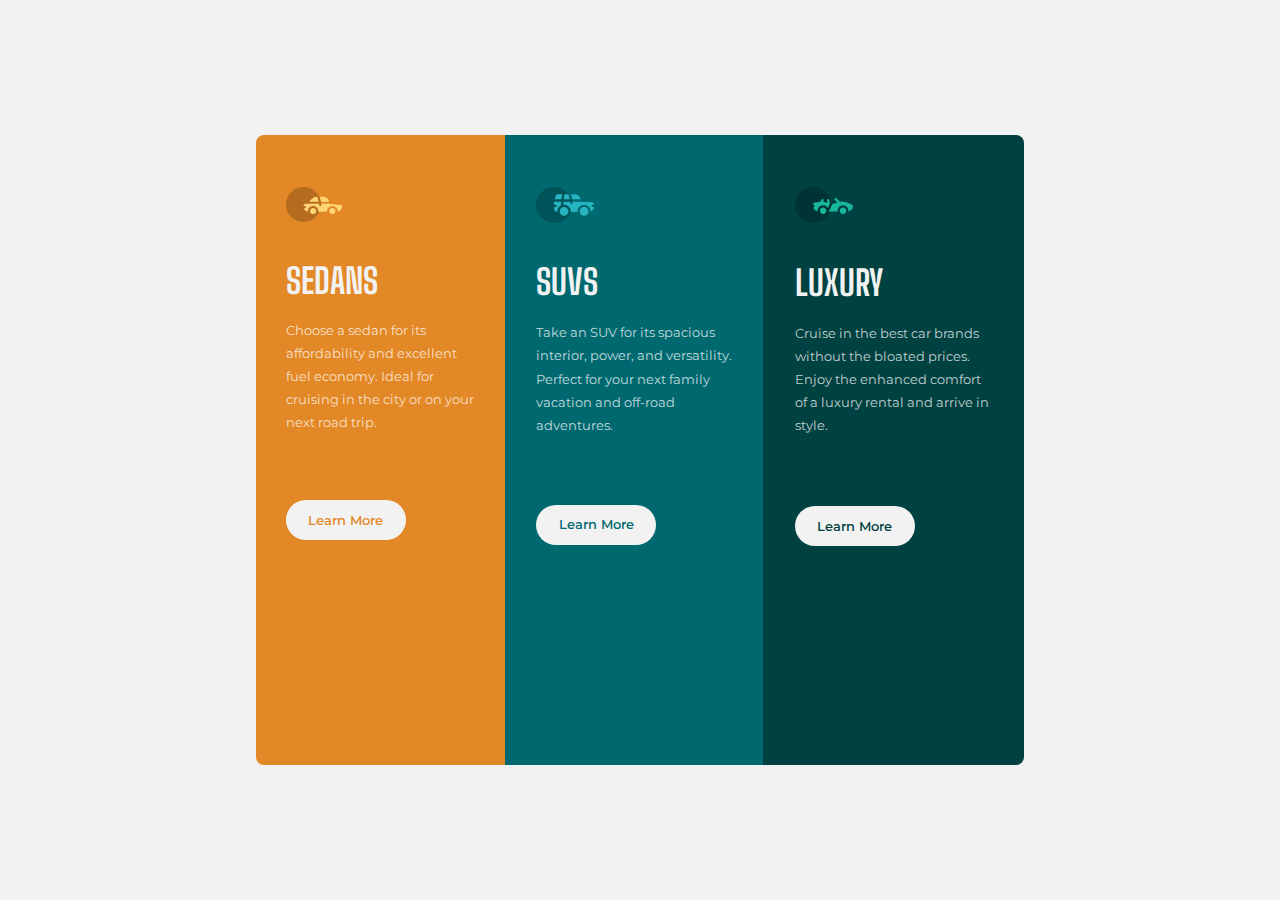
<file: Car-Feature-Cards/index.html>
<!DOCTYPE html>
<html lang="en">
<head>
    <link rel="preconnect" href="https://fonts.googleapis.com">
    <link rel="preconnect" href="https://fonts.gstatic.com" crossorigin>
    <link href="https://fonts.googleapis.com/css2?family=Fraunces:ital,opsz,wght@0,9..144,100..900;1,9..144,100..900&family=Kumbh+Sans:wght@100..900&family=Lexend+Deca:wght@100..900&family=Montserrat:ital,wght@0,100..900;1,100..900&display=swap" rel="stylesheet">
    <link href="https://fonts.googleapis.com/css2?family=Big+Shoulders:opsz,wght@10..72,100..900&family=Fraunces:ital,opsz,wght@0,9..144,100..900;1,9..144,100..900&family=Kumbh+Sans:wght@100..900&family=Lexend+Deca:wght@100..900&family=Montserrat:ital,wght@0,100..900;1,100..900&display=swap" rel="stylesheet">

    <meta charset="UTF-8">
    <meta name="viewport" content="width=device-width, initial-scale=1.0">
    <link rel="stylesheet" href="style.css">
    <title>Car Feature Cards</title>
</head>
<body>
    <div class="featurecards">
        <div class="left">
            <svg id="orange" class="svg"></svg>
            <div class="feature">SEDANS</div>
            <p class="definition">Choose a sedan for its affordability and excellent fuel economy. Ideal for cruising in the city or on your next road trip.</p>
            <div class="button">
                <button type="button">Learn More</button>
            </div>
        </div>
        <div class="middle">
            <svg id="blue" class="svg"></svg>
            <div class="feature">SUVS</div>
            <p class="definition">Take an SUV for its spacious interior, power, and versatility. Perfect for your next family vacation and off-road adventures.</p>
            <div class="button">
                <button type="button">Learn More</button>
            </div>
        </div>
        <div class="right">
            <svg id="green" class="svg"></svg>
            <div class="feature">LUXURY</div>
            <p class="definition">Cruise in the best car brands without the bloated prices. Enjoy the enhanced comfort of a luxury rental and arrive in style.</p>
            <div class="button">
                <button type="button">Learn More</button>
            </div>
        </div>
    </div>
    
</body>
</html>
</file>
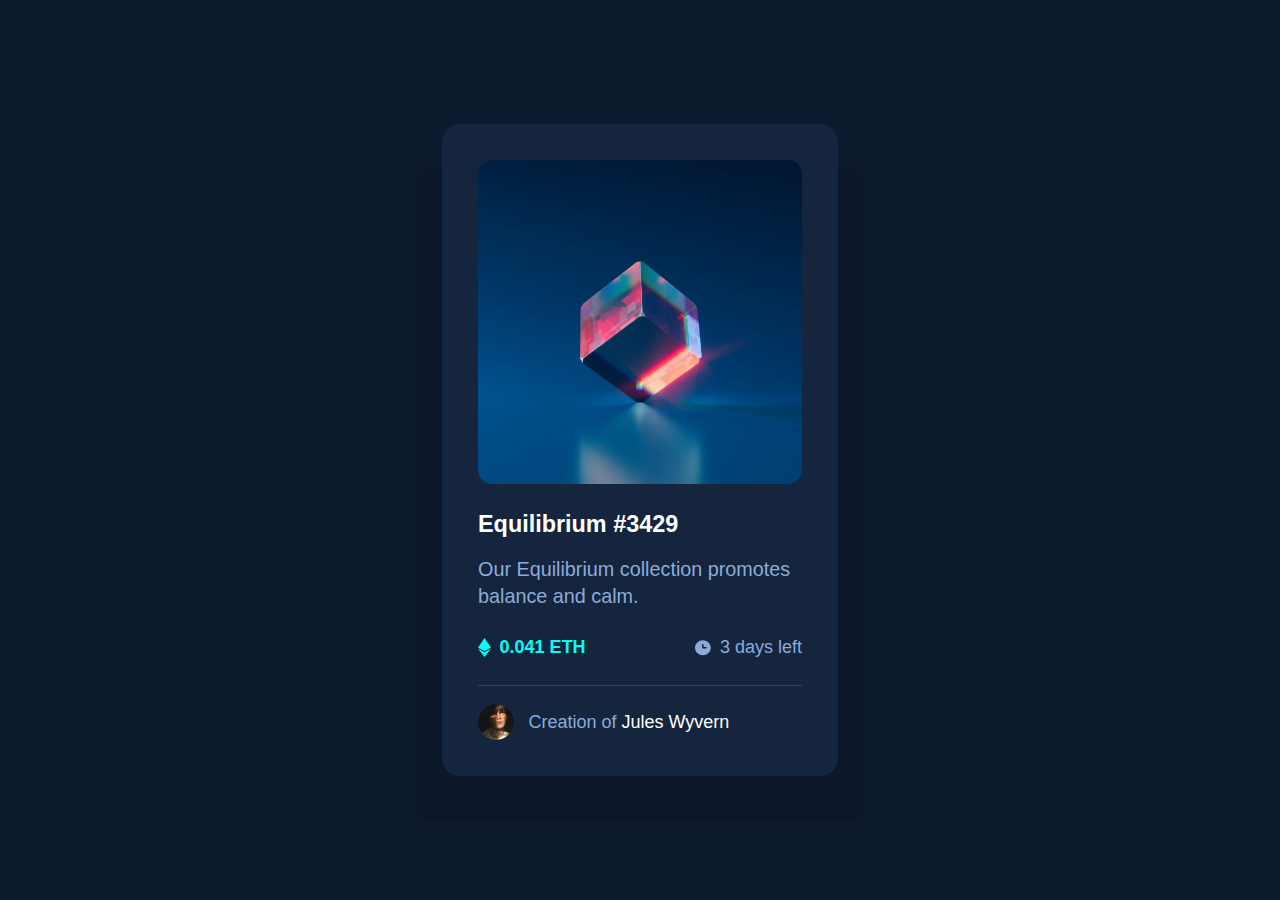
<file: NFT-Preview/index.html>
<!DOCTYPE html>
<html lang="en">
<head>
  <meta charset="UTF-8" />
  <meta name="viewport" content="width=device-width, initial-scale=1" />
  <title>NFT Card Preview</title>
  <link rel="stylesheet" href="style.css">
</head>
<body>

  <div class="card">
    <div class="img">
      <img src="image-equilibrium.jpg" alt="NFT" class="main">
      <div class="overlay">
        <img src="icon-view.svg" alt="view icon" class="eye">
      </div>
    </div>

    <h1>Equilibrium #3429</h1>
    <p>Our Equilibrium collection promotes balance and calm.</p>

    <div class="meta">
      <div class="price">
        <img src="icon-ethereum.svg" alt="ETH icon" class="eth-icon">0.041 ETH
      </div>
      <div class="time">
        <div class="icon"></div>
        3 days left
      </div>
    </div>  

    <div class="creator">
      <img src="image-avatar.png" alt="Avatar">
      <span>Creation of <a href="#">Jules Wyvern</a></span>
    </div>
  </div>

</body>
</html>
</file>
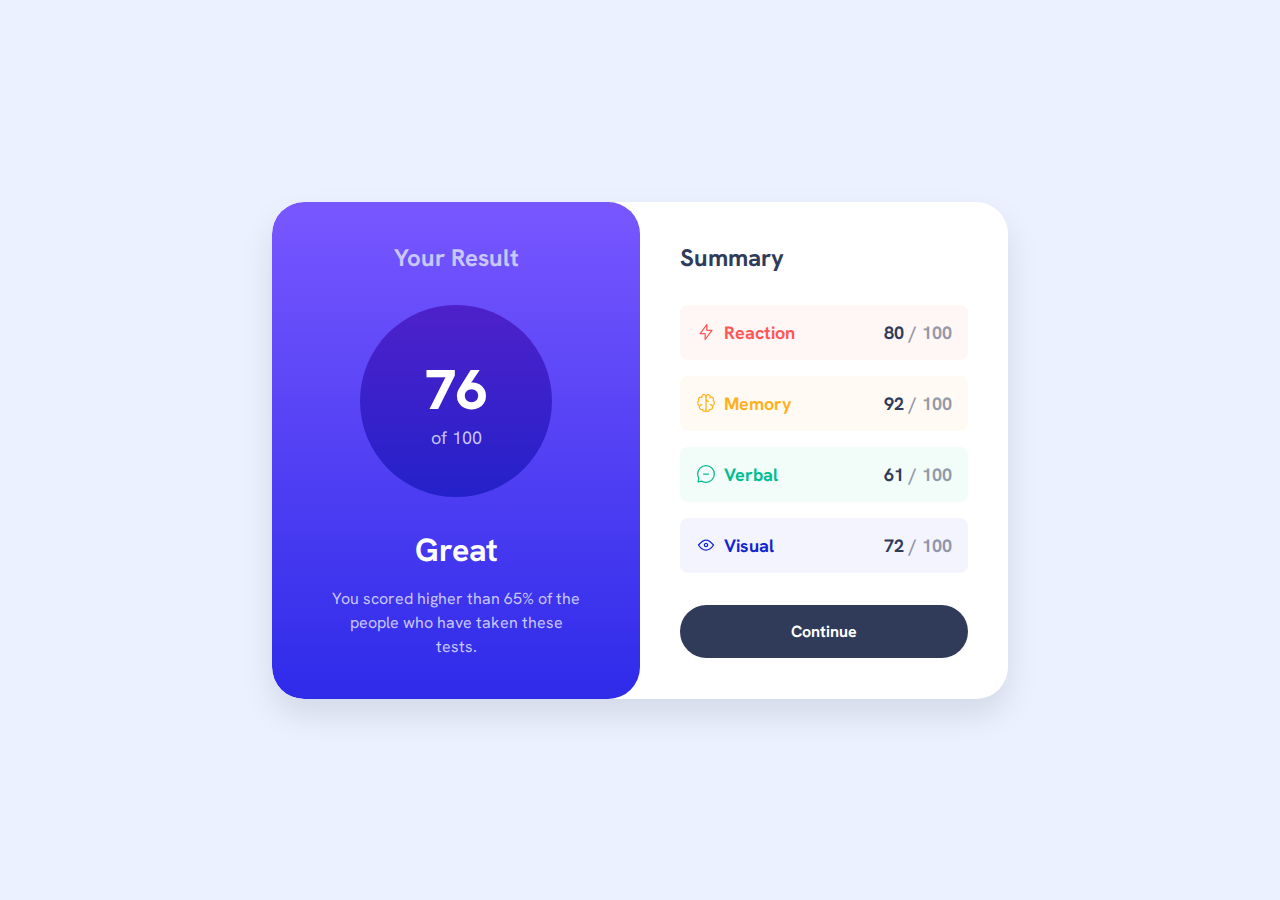
<file: Results-Summary/index.html>
<!DOCTYPE html>
<html lang="en">
<head>
  <meta charset="UTF-8">
  <meta name="viewport" content="width=device-width, initial-scale=1.0">
  <link rel="preconnect" href="https://fonts.googleapis.com">
  <link rel="preconnect" href="https://fonts.gstatic.com" crossorigin>
  <link href="https://fonts.googleapis.com/css2?family=Big+Shoulders:opsz,wght@10..72,100..900&family=Fraunces:ital,opsz,wght@0,9..144,100..900;1,9..144,100..900&family=Hanken+Grotesk:ital,wght@0,100..900;1,100..900&family=Kumbh+Sans:wght@100..900&family=Lexend+Deca:wght@100..900&family=Montserrat:ital,wght@0,100..900;1,100..900&family=Roboto:ital,wght@0,100..900;1,100..900&display=swap" rel="stylesheet">
  <title>Results Summary</title>
  <link rel="stylesheet" href="style.css">
</head>
<body>
  <div class="card">
    <div class="result-box">
      <h2 class="result-title">Your Result</h2>
      <div class="circle">
        <div class="score">76</div>
        <div class="">of 100</div>
      </div>
      <div class="rating">Great</div>
      <p class="description">
        You scored higher than 65% of the people who have taken these tests.
      </p>
    </div>
    
    <div class="summary-box">
      <h2 class="summary-title">Summary</h2>
      
      <div class="category reaction">
        <div class="category-name">
          <img src="icon-reaction.svg" alt="reaction icon">
          Reaction
        </div>
        <div class="category-score">80 <span>/ 100</span></div>
      </div>
      
      <div class="category memory">
        <div class="category-name">
          <img src="icon-memory.svg" alt="memory icon">
          Memory
        </div>
        <div class="category-score">92 <span>/ 100</span></div>
      </div>
      
      <div class="category verbal">
        <div class="category-name">
          <img src="icon-verbal.svg" alt="verbal icon">
          Verbal
        </div>
        <div class="category-score">61 <span>/ 100</span></div>
      </div>
      
      <div class="category visual">
        <div class="category-name">
          <img src="icon-visual.svg" alt="visual icon">
          Visual
        </div>
        <div class="category-score">72 <span>/ 100</span></div>
      </div>
      
      <button class="continue-button">Continue</button>
    </div>
  </div>

</body>
</html>
</file>
<file: Car-Feature-Cards/style.css>
* {
    margin: 0;
    padding: 0;
    box-sizing: border-box;
    font-size: 1vw;
    font-family: "Montserrat", sans-serif;
}
body {
    display: flex;
    justify-content: center;
    align-items: center;
    height: 100vh;
    background-color: rgb(242, 242, 242);
}
.featurecards {
    width: 60%;
    height: 70%;
    display: flex;
    border-radius: 8px;
    overflow: hidden;
}
.left {
    background-color: rgb(227, 136, 38);
}
.middle {
    background-color: rgb(0, 105, 112);
}
.right {
    background-color: rgb(0, 66, 65);
}
.svg, .feature, .definition, .button {
    margin-left: 12%;
}
.svg {
    width: 22.4%;
    height: 14%;
    background-repeat: no-repeat;
    background-position: center;
    background-size: contain;
    margin-top: 10%;
}
#orange { background-image: url("icon-sedans.svg"); }
#blue { background-image: url("icon-suvs.svg"); }
#green { background-image: url("icon-luxury.svg"); }
.feature {
    font-weight: 600;
    font-size: 2.7rem;
    font-family: "Big Shoulders", sans-serif;
    color: rgb(242, 242, 242);
    margin-top: 6%;
    line-height: 2.3rem;
}
.definition {
    color: rgba(255, 255, 255, 0.75);
    font-size: 1.05rem;
    line-height: 1.8rem;
    margin-right: 12%;
    margin-top: 9.5%;
}
button {
    display: inline-block;
    cursor: pointer;
    border: none;
    border-radius: 100px;
    text-align: center;
    width: 9.375rem;
    height: 3.125rem;
    font-weight: 550;
    background-color: rgb(242, 242, 242);
    margin-top: 30%;
}
.left button { color: rgb(227, 136, 38); }
.middle button { color: rgb(0, 105, 112); }
.right button { color: rgb(0, 66, 65); }
button:hover {
    border: 2px solid rgb(242, 242, 242);
    color: rgb(242, 242, 242);
    background-color: transparent;
}

.left button:hover {
    background-color: rgb(227, 136, 38);
}

.middle button:hover {
    background-color: rgb(0, 105, 112);
}

.right button:hover {
    background-color: rgb(0, 66, 65);
}
</file>
<file: NFT-Preview/style.css>
* {
  margin: 0;
  padding: 0;
  box-sizing: border-box;
  font-size: 18px;
}
body {
  font-family: 'Arial', sans-serif;
  background-color: rgb(13, 26, 45);
  color: rgb(255, 255, 255);
  display: flex;
  justify-content: center;
  align-items: center;
  min-height: 100vh;
}
.card {
  background-color: rgb(20, 37, 61);
  border-radius: 1rem;
  padding: 2rem;
  width: 100%;
  max-width: 22rem;
  text-align: center;
  box-shadow: 1.5rem 2.5rem rgb(12, 23, 41), -1.5rem 2.5rem rgb(12, 23, 41);
  /*diğer gölgeyi yapamadım :(*/
}
.card h1 {
  font-size: 1.3rem;
  font-weight: 600;
  margin: 1rem 0;
  text-align: left;
}
.card p {
  font-size: 1.1rem;
  color: rgb(139, 172, 218);
  line-height: 1.5rem;
  text-align: left;
}
.img {
  position: relative;
}
.card img.main {
  width: 100%;
  border-radius: 0.8rem;
  margin-bottom: 1.5rem;
  display: block;
}
.overlay {
  position: absolute;
  inset: 0;
  display: flex;
  justify-content: center;
  align-items: center;
  background-color: rgba(0, 255, 247, 0.5);
  opacity: 0;
  border-radius: 0.8rem;
  transition: opacity 0.3s;
}
.overlay:hover {
  cursor: pointer;
}
.img:hover .overlay {
  opacity: 1;
}
.overlay .eye {
  width: 3rem;
  height: 3rem;
}
.meta {
  display: flex;
  justify-content: space-between;
  align-items: center;
  margin: 1.5rem 0;
  font-size: 1.1rem;
}
.price,
.time {
  display: flex;
  align-items: center;
  gap: 0.4rem;
}
.meta .price {
  color: rgb(0, 255, 247);
  font-weight: bold;
}
.meta .time {
  color: rgb(139, 172, 218);
}
.eth-icon {
  width: 0.7rem;
  height: 1.1rem;
  margin-right: 0.1rem;
}
.icon {
  width: 1.1rem;
  height: 1.1rem;
  background-image: url("icon-clock.svg");
  background-size: cover;
  display: inline-block;
}
.creator {
  display: flex;
  align-items: center;
  font-size: 1rem;
  color: rgb(139, 172, 218);
  border-top: 1px solid rgb(47, 65, 91);
  padding-top: 1rem;
}
.creator img {
  width: 2rem;
  border-radius: 50%;
  margin-right: 0.8rem;
}
a {
  color: rgb(255, 255, 255);
  text-decoration: none;
}
a:hover {
  color: rgb(0, 255, 247);
}
</file>
<file: Results-Summary/style.css>
* {
  margin: 0;
  padding: 0;
  box-sizing: border-box;
  font-family: 'Hanken Grotesk', sans-serif;
}
:root {
  --light-red: rgb(255, 87, 87);
  --orange-yellow: rgb(255, 176, 31);
  --green-teal: rgb(0, 189, 145);
  --cobalt-blue: rgb(17, 37, 212);
  --light-slate-blue: rgb(120, 87, 255);
  --light-royal-blue: rgb(46, 43, 233);
  --violet-blue: rgb(78, 33, 202);
  --persian-blue: rgb(36, 33, 202);
  --white: rgb(255, 255, 255);
  --pale-blue: rgb(235, 241, 255);
  --light-lavender: rgb(200, 199, 255);
  --dark-gray-blue: rgb(48, 59, 90);
  --text-small: 0.875rem;
  --text-normal: 1rem;
  --text-medium: 1.125rem;
  --text-large: 1.5rem;
  --text-xlarge: 3.5rem;
}
body {
  font-size: var(--text-medium);
  background-color: var(--pale-blue);
  height: 100vh;
  display: flex;
  flex-direction: column;
  justify-content: center;
  align-items: center;
  padding: 1rem;
}
.card {
  background-color: var(--white);
  border-radius: 2rem;
  box-shadow: 0 1rem 2rem rgba(0, 0, 0, 0.1);
  max-width: 46rem;
  width: 100%;
  display: flex;
  overflow: hidden;
}
.result-box {
  background: linear-gradient(to bottom,var(--light-slate-blue),var(--light-royal-blue));
  border-radius: 2rem;
  padding: 2.5rem;
  text-align: center;
  color: var(--light-lavender);
  flex: 1;
  display: flex;
  flex-direction: column;
  align-items: center;
}
.result-title {
  font-size: var(--text-large);
  margin-bottom: 2rem;
  font-weight: 700;
}
.circle {
  width: 12rem;
  height: 12rem;
  border-radius: 50%;
  background: linear-gradient(to bottom,var(--violet-blue),var(--persian-blue));
  display: flex;
  flex-direction: column;
  justify-content: center;
  align-items: center;
  margin-bottom: 2rem;
}
.score {
  font-size: var(--text-xlarge);
  font-weight: 800;
  color: var(--white);
}
.small-text {
  font-size: var(--text-normal);
}
.rating {
  font-size: 2rem;
  color: var(--white);
  margin-bottom: 1rem;
  font-weight: 700;
}
.description {
  font-size: var(--text-normal);
  line-height: 1.5;
  max-width: 16rem;
}
.summary-box {
  padding: 2.5rem;
  flex: 1;
  display: flex;
  flex-direction: column;
}
.summary-title {
  font-size: var(--text-large);
  color: var(--dark-gray-blue);
  margin-bottom: 2rem;
  font-weight: 700;
}
.category {
  display: flex;
  justify-content: space-between;
  align-items: center;
  padding: 1rem;
  border-radius: 0.5rem;
  margin-bottom: 1rem;
}
.category-name {
  display: flex;
  align-items: center;
  gap: 0.5rem;
  font-weight: 700;
}
.category-score {
  color: var(--dark-gray-blue);
  font-weight: 700;
}
.category-score span {
  opacity: 0.5;
}
.reaction {
  background-color: rgba(255, 87, 87, 0.05);
  color: var(--light-red);
}
.memory {
  background-color: rgba(255, 176, 31, 0.05);
  color: var(--orange-yellow);
}
.verbal {
  background-color: rgba(0, 189, 145, 0.05);
  color: var(--green-teal);
}
.visual {
  background-color: rgba(17, 37, 212, 0.05);
  color: var(--cobalt-blue);
}
.continue-button {
  background-color: var(--dark-gray-blue);
  color: var(--white);
  border: none;
  border-radius: 2rem;
  padding: 1rem;
  font-size: var(--text-normal);
  font-weight: 700;
  cursor: pointer;
  margin-top: 1rem;
  transition: background-color 0.3s;
}
.continue-button:hover {
  background: linear-gradient(to bottom,var(--light-slate-blue),var(--light-royal-blue));
}
</file>
